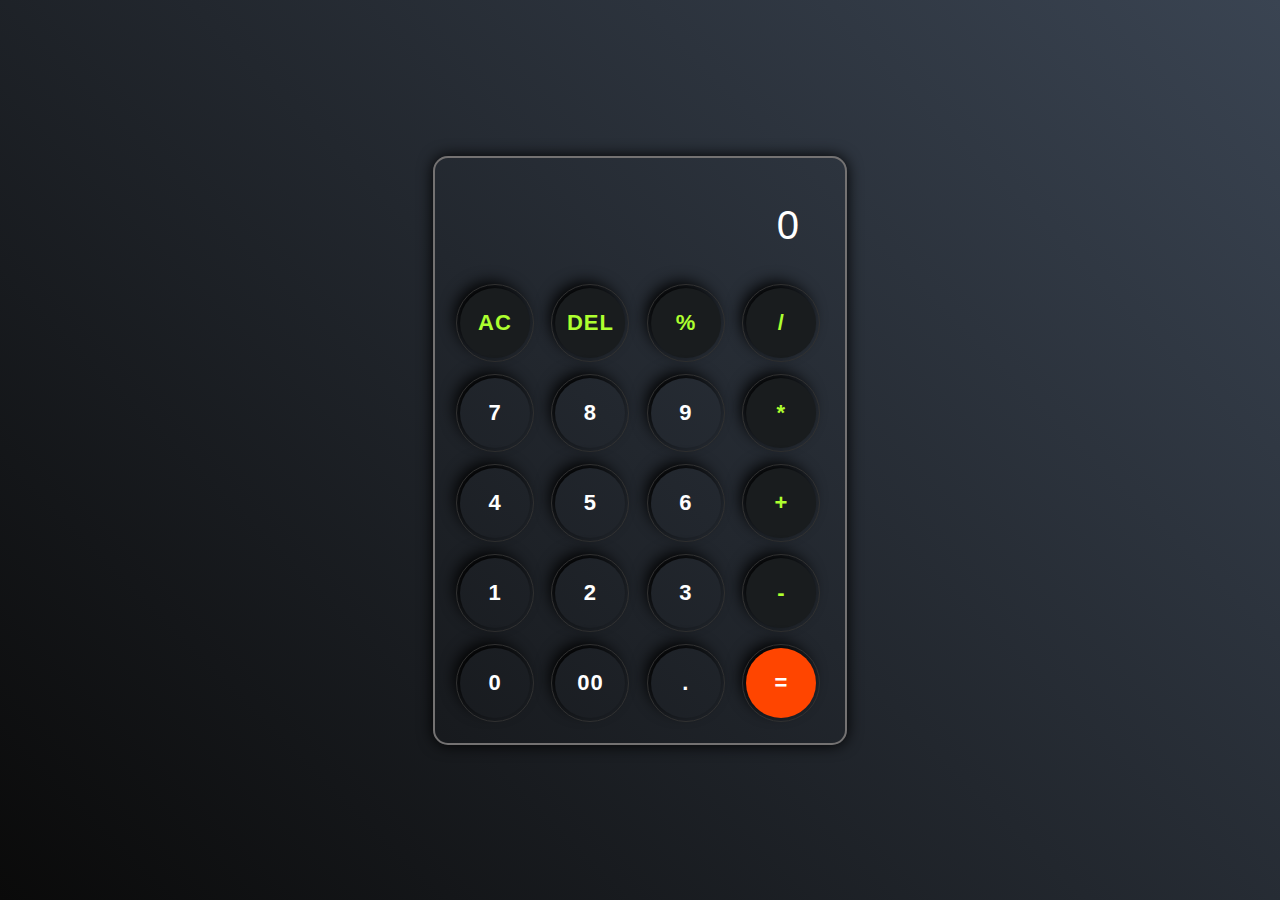
<file: Calculator/index.html>
<!DOCTYPE html>
<html lang="en">
<head>
    <meta charset="UTF-8">
    <meta name="viewport" content="width=device-width, initial-scale=1.0">
    <title>Calculator</title>
    <link rel="stylesheet" href="styles.css">
</head>
<body>
    <div class="calculator">
        <div class="display">
            <input type="text" id="inputBox" value="0">
        </div>
        <div class="row">
            <button type="button" class="opr">AC</button>
            <button type="button" class="opr">DEL</button>
            <button type="button" class="opr">%</button>
            <button type="button" class="opr">/</button>
        </div>
        <div class="row">
            <button type="button">7</button>
            <button type="button">8</button>
            <button type="button">9</button>
            <button type="button" class="opr">*</button>
        </div>
        <div class="row">
            <button type="button">4</button>
            <button type="button">5</button>
            <button type="button">6</button>
            <button type="button" class="opr">+</button>
        </div>
        <div class="row">
            <button type="button">1</button>
            <button type="button">2</button>
            <button type="button">3</button>
            <button type="button" class="opr">-</button>
        </div>
        <div class="row">
            <button type="button">0</button>
            <button type="button">00</button>
            <button type="button">.</button>
            <button type="button" id="equalBtn">=</button>
        </div>
       
    </div>
    <script src="index.js"></script>

</body>
</html>
</file>
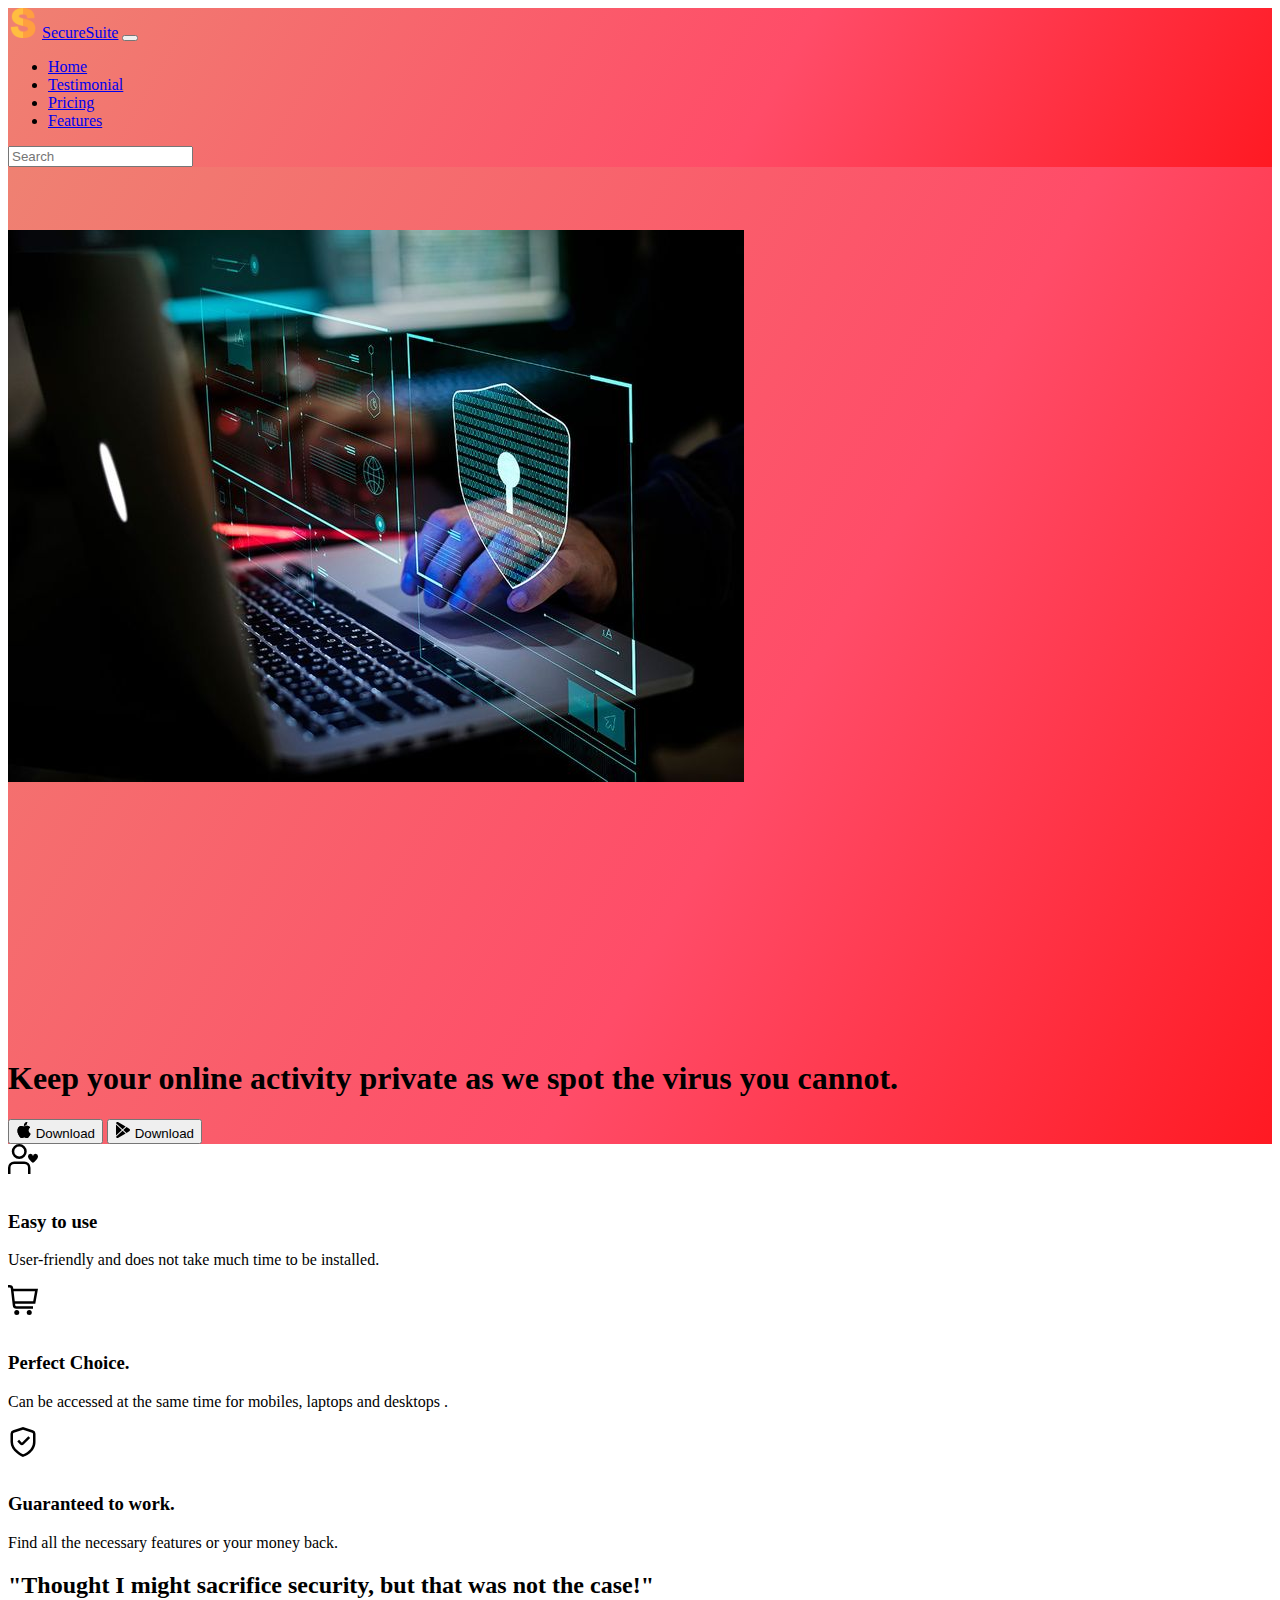
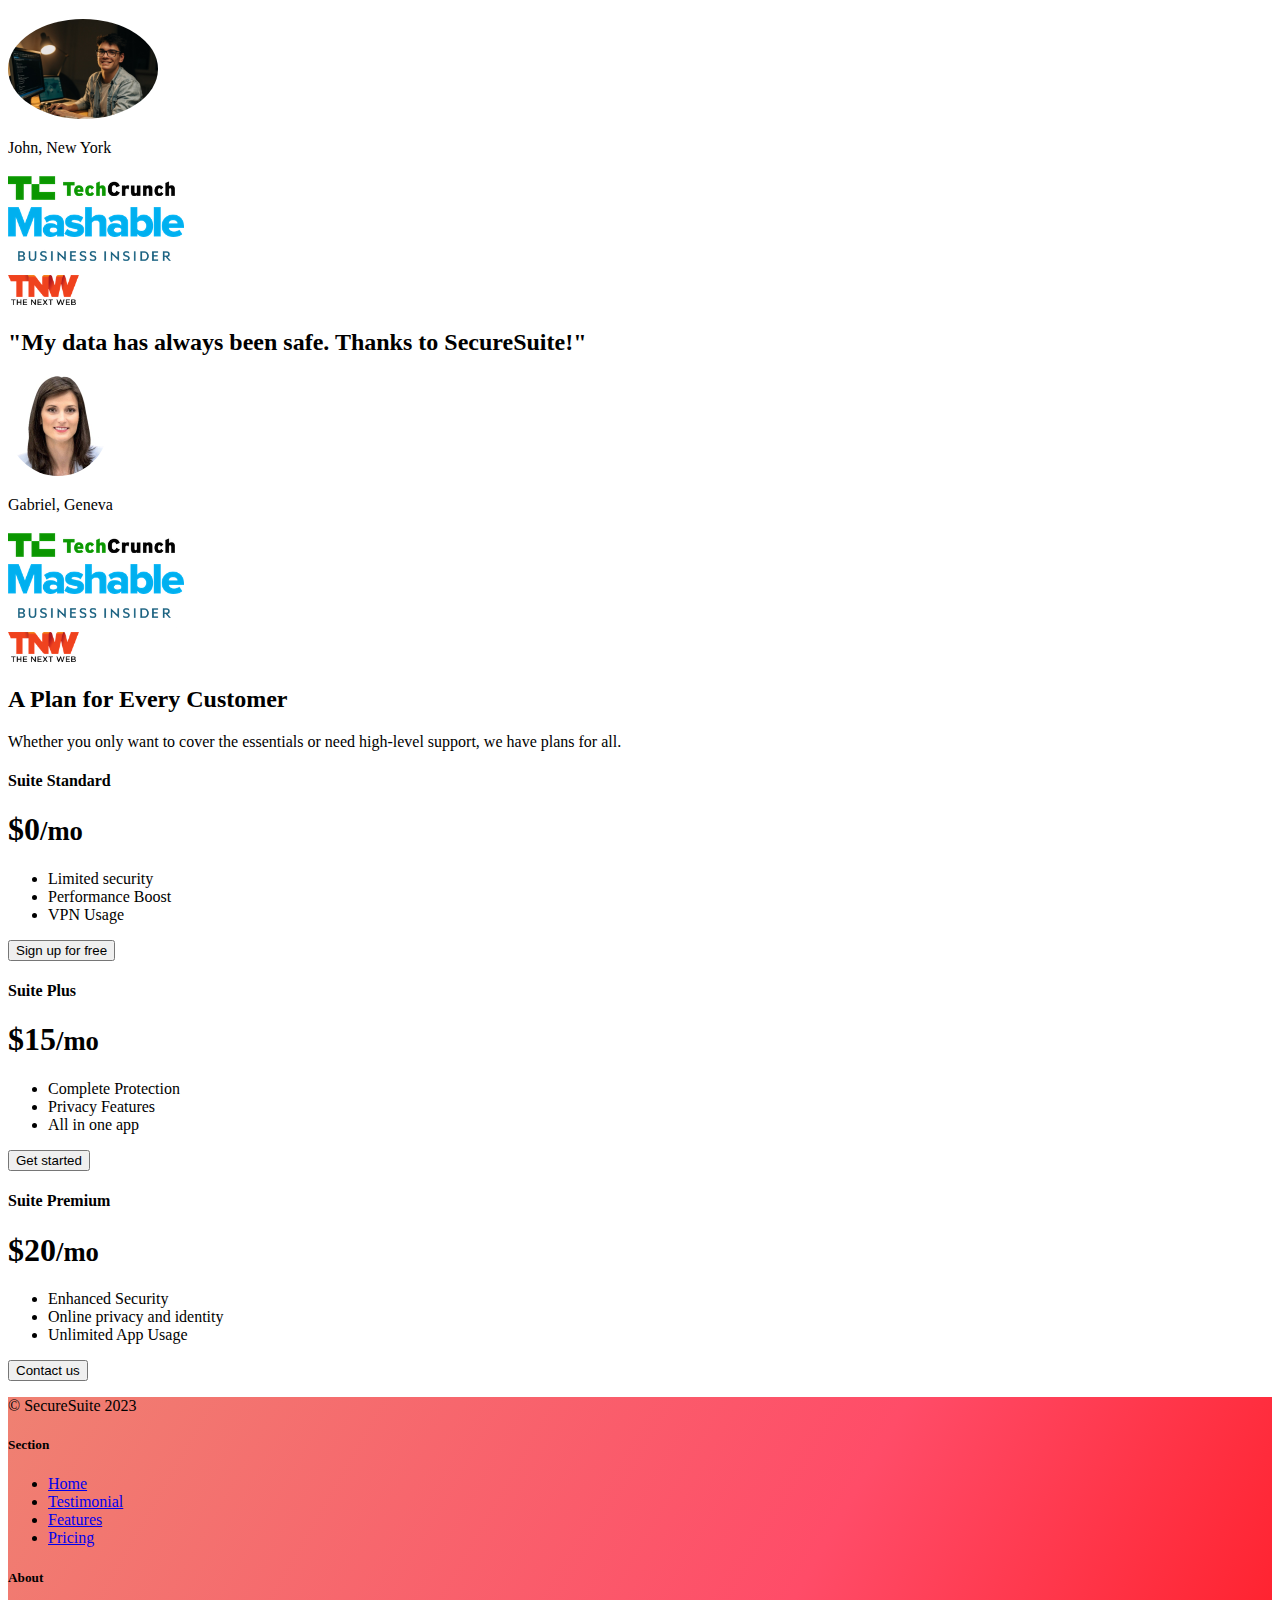
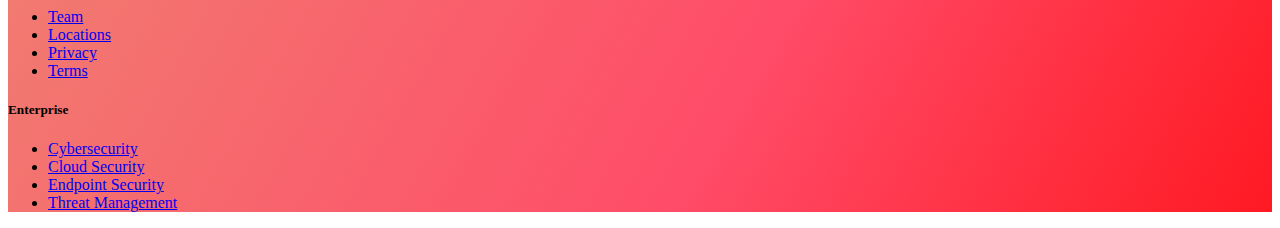
<file: Landing page/index.html>
<!DOCTYPE html>
<html lang="en">
<head>
    <meta charset="UTF-8">
    <meta name="viewport" content="width=device-width, initial-scale=1.0">
    <title>SecuritySuite</title>
    <link rel="icon" type="image/x-icon" href="images/s.png">
    <link href="https://cdn.jsdelivr.net/npm/bootstrap@5.3.2/dist/css/bootstrap.min.css" rel="stylesheet" integrity="sha384-T3c6CoIi6uLrA9TneNEoa7RxnatzjcDSCmG1MXxSR1GAsXEV/Dwwykc2MPK8M2HN" crossorigin="anonymous">
    <link href="styles.css" rel="stylesheet">
    <script src="https://cdn.jsdelivr.net/npm/bootstrap@5.3.2/dist/js/bootstrap.bundle.min.js" integrity="sha384-C6RzsynM9kWDrMNeT87bh95OGNyZPhcTNXj1NW7RuBCsyN/o0jlpcV8Qyq46cDfL" crossorigin="anonymous"></script>
</head>

<body>
  <nav class="navbar navbar-expand-lg bg-body-tertiary rounded gradient-background" aria-label="Eleventh navbar example">
    <div class="container-fluid">
      <img src="images/s.png" height="30" alt="logo">
      <a class="navbar-brand" href="#">SecureSuite</a>
      <button class="navbar-toggler" type="button" data-bs-toggle="collapse" data-bs-target="#navbarsExample09" aria-controls="navbarsExample09" aria-expanded="false" aria-label="Toggle navigation">
        <span class="navbar-toggler-icon"></span>
      </button>

      <div class="collapse navbar-collapse" id="navbarsExample09">
        <ul class="navbar-nav me-auto mb-2 mb-lg-0">
          <li class="nav-item">
            <a class="nav-link active" aria-current="page" href="#">Home</a>
          </li>
          <li class="nav-item">
            <a class="nav-link" href="#testimonial">Testimonial</a>
          </li>
          <li class="nav-item">
            <a class="nav-link" href="#pricing">Pricing</a>
          </li>
          <li class="nav-item">
            <a class="nav-link" href="#features">Features</a>
          </li>
        </ul>
        <form role="search">
          <input class="form-control" type="search" placeholder="Search" aria-label="Search">
        </form>
      </div>
    </div>
  </nav>

 <!-- Title -->

 <section id="title" class="gradient-background">
    <div class="container col-xxl-8 px-4 pt-5">
    <div class="row flex-lg-row-reverse align-items-center g-5 pt-5">
      <div class="col-10 col-sm-8 col-lg-6">
        <img src="./images/antivirus.jpeg" class="d-block mx-lg-auto img-fluid" alt="antivirus image" loading="lazy">
      </div>
      <div class="col-lg-6">
        <h1 class="display-5 fw-bold text-body-emphasis lh-1 mb-3">Keep your online activity private as we spot the virus you cannot.</h1>
      
        <div class="d-grid gap-2 d-md-flex justify-content-md-start">
          <button type="button" class="btn btn-light btn-lg px-4 me-md-2"><svg xmlns="http://www.w3.org/2000/svg" width="16" height="16" fill="currentColor"
            class="bi bi-apple mb-1" viewBox="0 0 16 16">
<path
              d="M11.182.008C11.148-.03 9.923.023 8.857 1.18c-1.066 1.156-.902 2.482-.878 2.516.024.034 1.52.087 2.475-1.258.955-1.345.762-2.391.728-2.43Zm3.314 11.733c-.048-.096-2.325-1.234-2.113-3.422.212-2.189 1.675-2.789 1.698-2.854.023-.065-.597-.79-1.254-1.157a3.692 3.692 0 0 0-1.563-.434c-.108-.003-.483-.095-1.254.116-.508.139-1.653.589-1.968.607-.316.018-1.256-.522-2.267-.665-.647-.125-1.333.131-1.824.328-.49.196-1.422.754-2.074 2.237-.652 1.482-.311 3.83-.067 4.56.244.729.625 1.924 1.273 2.796.576.984 1.34 1.667 1.659 1.899.319.232 1.219.386 1.843.067.502-.308 1.408-.485 1.766-.472.357.013 1.061.154 1.782.539.571.197 1.111.115 1.652-.105.541-.221 1.324-1.059 2.238-2.758.347-.79.505-1.217.473-1.282Z" />
<path
              d="M11.182.008C11.148-.03 9.923.023 8.857 1.18c-1.066 1.156-.902 2.482-.878 2.516.024.034 1.52.087 2.475-1.258.955-1.345.762-2.391.728-2.43Zm3.314 11.733c-.048-.096-2.325-1.234-2.113-3.422.212-2.189 1.675-2.789 1.698-2.854.023-.065-.597-.79-1.254-1.157a3.692 3.692 0 0 0-1.563-.434c-.108-.003-.483-.095-1.254.116-.508.139-1.653.589-1.968.607-.316.018-1.256-.522-2.267-.665-.647-.125-1.333.131-1.824.328-.49.196-1.422.754-2.074 2.237-.652 1.482-.311 3.83-.067 4.56.244.729.625 1.924 1.273 2.796.576.984 1.34 1.667 1.659 1.899.319.232 1.219.386 1.843.067.502-.308 1.408-.485 1.766-.472.357.013 1.061.154 1.782.539.571.197 1.111.115 1.652-.105.541-.221 1.324-1.059 2.238-2.758.347-.79.505-1.217.473-1.282Z" />
</svg> Download</button>
          <button type="button" class="btn btn-outline-light btn-lg px-4">
            <svg xmlns="http://www.w3.org/2000/svg" width="16" height="16" fill="currentColor"
                class="bi bi-google-play mb-1" viewBox="0 0 16 16">
<path
                  d="M14.222 9.374c1.037-.61 1.037-2.137 0-2.748L11.528 5.04 8.32 8l3.207 2.96 2.694-1.586Zm-3.595 2.116L7.583 8.68 1.03 14.73c.201 1.029 1.36 1.61 2.303 1.055l7.294-4.295ZM1 13.396V2.603L6.846 8 1 13.396ZM1.03 1.27l6.553 6.05 3.044-2.81L3.333.215C2.39-.341 1.231.24 1.03 1.27Z" />
</svg> Download</button>
        </div>
      </div>
    </div>
  </div>

  </section>
  <!-- Features -->
  <section id="features">
    <div class="container mt-5">
    <div class="container px-4 py-5" id="hanging-icons">
      <div class="row g-4 py-5 row-cols-1 row-cols-lg-3">
        <div class="col d-flex align-items-start">
          <div class="icon-square text-body-emphasis bg-body-secondary d-inline-flex align-items-center justify-content-center fs-4 flex-shrink-0 me-3">
             <!--<svg xmlns="http://www.w3.org/2000/svg" height="30" fill="currentColor" class="bi bi-check2-circle"
              viewBox="0 0 16 16">
              <path d="M2.5 8a5.5 5.5 0 0 1 8.25-4.764.5.5 0 0 0 .5-.866A6.5 6.5 0 1 0 14.5 8a.5.5 0 0 0-1 0 5.5 5.5 0 1 1-11 0z" />
              <path d="M15.354 3.354a.5.5 0 0 0-.708-.708L8 9.293 5.354 6.646a.5.5 0 1 0-.708.708l3 3a.5.5 0 0 0 .708 0l7-7z" />
             </svg>-->
             <img src="images/following.svg" height="30" alt="easy-to-use">

            
          </div>
          <div>
            <h3 class="fs-2 text-body-emphasis">Easy to use</h3>
            <p>User-friendly and does not take much time to be installed.</p>
          </div>
        </div>
        <div class="col d-flex align-items-start">
          <div class="icon-square text-body-emphasis bg-body-secondary d-inline-flex align-items-center justify-content-center fs-4 flex-shrink-0 me-3">
            <!-- <svg xmlns="http://www.w3.org/2000/svg" height="30" fill="currentColor" class="bi bi-mortarboard" viewBox="0 0 16 16">
              <path d="M8.211 2.047a.5.5 0 0 0-.422 0l-7.5 3.5a.5.5 0 0 0 .025.917l7.5 3a.5.5 0 0 0 .372 0L14 7.14V13a1 1 0 0 0-1 1v2h3v-2a1 1 0 0 0-1-1V6.739l.686-.275a.5.5 0 0 0 .025-.917l-7.5-3.5ZM8 8.46 1.758 5.965 8 3.052l6.242 2.913L8 8.46Z"/>
              <path d="M4.176 9.032a.5.5 0 0 0-.656.327l-.5 1.7a.5.5 0 0 0 .294.605l4.5 1.8a.5.5 0 0 0 .372 0l4.5-1.8a.5.5 0 0 0 .294-.605l-.5-1.7a.5.5 0 0 0-.656-.327L8 10.466 4.176 9.032Zm-.068 1.873.22-.748 3.496 1.311a.5.5 0 0 0 .352 0l3.496-1.311.22.748L8 12.46l-3.892-1.556Z"/>
              </svg> -->
              <img src="images/shopping-cart.svg" height="30" alt="Perfect-choice">
          </div>
          <div>
            <h3 class="fs-2 text-body-emphasis">Perfect Choice.</h3>
            <p>Can be accessed at the same time for mobiles, laptops and desktops .</p>
          </div>
        </div>
        <div class="col d-flex align-items-start">
          <div class="icon-square text-body-emphasis bg-body-secondary d-inline-flex align-items-center justify-content-center fs-4 flex-shrink-0 me-3">
            <!--<svg xmlns="http://www.w3.org/2000/svg" height="30" fill="currentColor" class="bi bi-arrow-through-heart"
              viewBox="0 0 16 16">
<path fill-rule="evenodd"
                d="M2.854 15.854A.5.5 0 0 1 2 15.5V14H.5a.5.5 0 0 1-.354-.854l1.5-1.5A.5.5 0 0 1 2 11.5h1.793l.53-.53c-.771-.802-1.328-1.58-1.704-2.32-.798-1.575-.775-2.996-.213-4.092C3.426 2.565 6.18 1.809 8 3.233c1.25-.98 2.944-.928 4.212-.152L13.292 2 12.147.854A.5.5 0 0 1 12.5 0h3a.5.5 0 0 1 .5.5v3a.5.5 0 0 1-.854.354L14 2.707l-1.006 1.006c.236.248.44.531.6.845.562 1.096.585 2.517-.213 4.092-.793 1.563-2.395 3.288-5.105 5.08L8 13.912l-.276-.182a21.86 21.86 0 0 1-2.685-2.062l-.539.54V14a.5.5 0 0 1-.146.354l-1.5 1.5Zm2.893-4.894A20.419 20.419 0 0 0 8 12.71c2.456-1.666 3.827-3.207 4.489-4.512.679-1.34.607-2.42.215-3.185-.817-1.595-3.087-2.054-4.346-.761L8 4.62l-.358-.368c-1.259-1.293-3.53-.834-4.346.761-.392.766-.464 1.845.215 3.185.323.636.815 1.33 1.519 2.065l1.866-1.867a.5.5 0 1 1 .708.708L5.747 10.96Z" />
</svg> -->
<img src="images/shield-check.svg" height="30" alt="Guaranteed">
          </div>
          <div>
            <h3 class="fs-2 text-body-emphasis">Guaranteed to work.</h3>
            <p>Find all the necessary features or your money back.</p>
          </div>
        </div>
      </div>
    </div>
  </div>
  </section>

  <!-- Testimonial -->
  <section id="testimonial" >
    <div class="my-5">
      <div class="p-5 text-center bg-body-tertiary">
        <div class="container py-5">
          <h2 class="text-body-emphasis">"Thought I might sacrifice security, but that was not the case!"</h2>
          <img class="profile-img mt-5" src="./images/John.jpg" alt="John" >
          <p class="col-lg-8 mx-auto lead mt-2">
            John, New York
          </p>
        </div>

        <div class="container">
          <div class="row">
            <div class="col-lg-3 col-sm-12">
              <img src="./images/techcrunch.png" alt="techcrunch-img" height="30">
            </div>
            <div class="col-lg-3 col-sm-12">
              <img src="./images/mashable.png" alt="mashable" height="30">
            </div>
            <div class="col-lg-3 col-sm-12">
              <img src="./images/bizinsider.png " alt="bizinsider" height="30">
            </div>
            <div class="col-lg-3 col-sm-12">
              <img src="./images/tnw.png" alt="tnw-img" height="30">
            </div>
          </div>
        </div>

        <div class="my-5">
          <div class="p-5 text-center bg-body-tertiary">
            <div class="container py-5">
              <h2 class="text-body-emphasis">"My data has always been safe. Thanks to SecureSuite!"</h2>
              <img class="profile-img mt-5" src="./images/Gabriel.jpg"  alt="Gabriel" >
              <p class="col-lg-8 mx-auto lead mt-2">
                Gabriel, Geneva
              </p>
            </div>

        <div class="container">
          <div class="row">
            <div class="col-lg-3 col-sm-12">
              <img src="./images/techcrunch.png" alt="techcrunch-img" height="30">
            </div>
            <div class="col-lg-3 col-sm-12">
              <img src="./images/mashable.png" alt="mashable" height="30">
            </div>
            <div class="col-lg-3 col-sm-12">
              <img src="./images/bizinsider.png " alt="bizinsider" height="30">
            </div>
            <div class="col-lg-3 col-sm-12">
              <img src="./images/tnw.png" alt="tnw-img" height="30">
            </div>
          </div>
        </div>
        </div>
      </div> 
     
  </section>
  <!-- Pricing -->
  <section id="pricing">
    <div class="container">
        <div class="pricing-header p-3 pb-md-4 mx-auto text-center">
          <h2 class="display-4 fw-normal text-body-emphasis">A Plan for Every Customer</h2>
          <p class="fs-5 text-body-secondary">Whether you only want to cover the essentials or need high-level support, we have plans for all.</p>
        </div>
      </header>
    <div class="row row-cols-1 row-cols-md-3 mb-3 text-center">
      <div class="col">
        <div class="card mb-4 rounded-3 shadow-sm">
          <div class="card-header py-3">
            <h4 class="my-0 fw-normal">Suite Standard</h4>
          </div>
          <div class="card-body">
            <h1 class="card-title pricing-card-title">$0<small class="text-body-secondary fw-light">/mo</small></h1>
            <ul class="list-unstyled mt-3 mb-4">
              <li>Limited security</li>
              <li>Performance Boost</li>
              <li>VPN Usage</li>
            </ul>
            <button type="button" class="w-100 btn btn-lg btn-outline-dark">Sign up for free</button>
          </div>
        </div>
      </div>
      <div class="col">
        <div class="card mb-4 rounded-3 shadow-sm">
          <div class="card-header py-3">
            <h4 class="my-0 fw-normal">Suite Plus</h4>
          </div>
          <div class="card-body">
            <h1 class="card-title pricing-card-title">$15<small class="text-body-secondary fw-light">/mo</small></h1>
            <ul class="list-unstyled mt-3 mb-4">
              <li>Complete Protection</li>
              <li>Privacy Features</li>
              <li>All in one app</li>
            </ul>
            <button type="button" class="w-100 btn btn-lg btn-dark">Get started</button>
          </div>
        </div>
      </div>
      <div class="col">
        <div class="card mb-4 rounded-3 shadow-sm border-dark">
          <div class="card-header py-3 text-bg-dark border-dark">
            <h4 class="my-0 fw-normal">Suite Premium</h4>
          </div>
          <div class="card-body">
            <h1 class="card-title pricing-card-title">$20<small class="text-body-secondary fw-light">/mo</small></h1>
            <ul class="list-unstyled mt-3 mb-4">
              <li>Enhanced Security</li>
              <li>Online privacy and identity</li>
              <li>Unlimited App Usage</li>
            </ul>
            <button type="button" class="w-100 btn btn-lg btn-dark">Contact us</button>
          </div>
        </div>
      </div>
    </div>
  </div>
  </section>

  <!-- Footer -->
  <section id="footer" class="gradient-background">
    <div class="container">
      <footer class="row row-cols-1 row-cols-sm-2 row-cols-md-5 py-5 mt-5 ">
        <div class="col mb-3">
          <p class="text-body-secondary">© SecureSuite 2023</p>
        </div>
    
        <div class="col mb-3">
    
        </div>
    
        <div class="col mb-3">
          <h5>Section</h5>
          <ul class="nav flex-column">
            <li class="nav-item mb-2"><a href="#title" class="nav-link p-0 text-body-secondary">Home</a></li>
            <li class="nav-item mb-2"><a href="#testimonial" class="nav-link p-0 text-body-secondary">Testimonial</a></li>
            <li class="nav-item mb-2"><a href="#features" class="nav-link p-0 text-body-secondary">Features</a></li>
            <li class="nav-item mb-2"><a href="#pricing" class="nav-link p-0 text-body-secondary">Pricing</a></li>
          </ul>
        </div>
    
        <div class="col mb-3">
          <h5>About</h5>
          <ul class="nav flex-column">
            <li class="nav-item mb-2"><a href="#" class="nav-link p-0 text-body-secondary">Team</a></li>
            <li class="nav-item mb-2"><a href="#" class="nav-link p-0 text-body-secondary">Locations</a></li>
            <li class="nav-item mb-2"><a href="#" class="nav-link p-0 text-body-secondary">Privacy</a></li>
            <li class="nav-item mb-2"><a href="#" class="nav-link p-0 text-body-secondary">Terms</a></li>
          </ul>
        </div>

        <div class="col mb-3">
          <h5>Enterprise</h5>
          <ul class="nav flex-column">
            <li class="nav-item mb-2"><a href="#" class="nav-link p-0 text-body-secondary">Cybersecurity</a></li>
            <li class="nav-item mb-2"><a href="#" class="nav-link p-0 text-body-secondary">Cloud Security</a></li>
            <li class="nav-item mb-2"><a href="#" class="nav-link p-0 text-body-secondary">Endpoint Security</a></li>
            <li class="nav-item mb-2"><a href="#" class="nav-link p-0 text-body-secondary">Threat Management</a></li>
          </ul>
        </div>
      </footer>
    </div>
  </section>
</body>
</html>
</file>
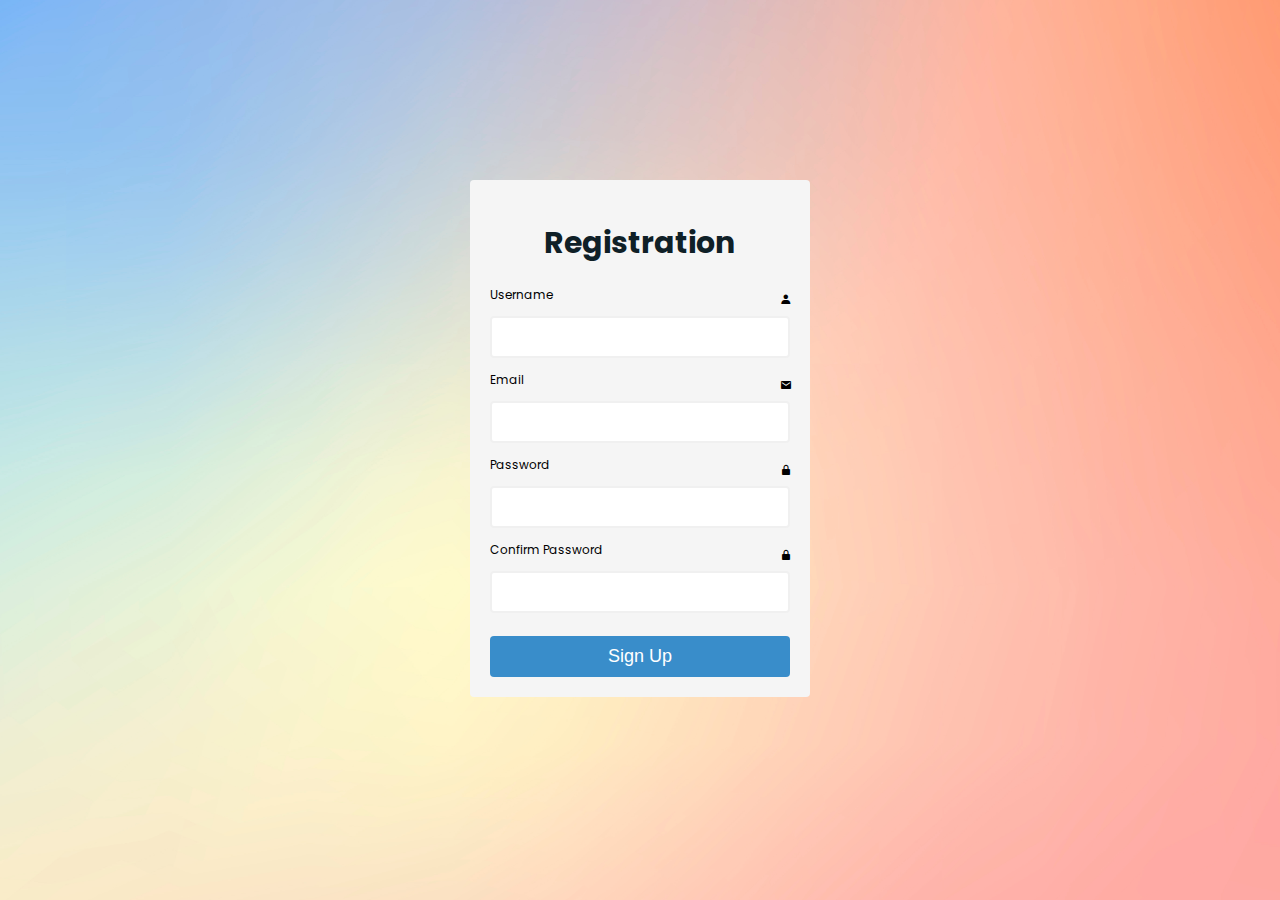
<file: Registration Form/index.html>
<html lang="en">
<head>
    <meta charset="UTF-8">
    <meta http-equiv="X-UA-Compatible" content="IE=edge">
    <meta name="viewport" content="width=device-width, initial-scale=1.0">
    <title>Registration Form</title>
    <link rel="preconnect" href="https://fonts.googleapis.com">
    <link rel="preconnect" href="https://fonts.gstatic.com" crossorigin>
    <link href="https://fonts.googleapis.com/css2?family=Poppins:wght@400;700&display=swap" rel="stylesheet">
    <link rel="stylesheet" href="styles.css">
    <link href='https://unpkg.com/boxicons@2.1.4/css/boxicons.min.css' rel='stylesheet'>
    <script defer src="index.js"></script>
</head>
<body>
    <div class="container">
        <form id="form" action="/">
            <h1>Registration</h1>
            <div class="input-control">
                <label for="username">Username</label>
                <i class='bx bxs-user'></i>
                <input id="username" name="username" type="text" >
                <div class="error"></div>
            </div>
            <div class="input-control">
                <label for="email">Email</label>
                <i class='bx bxs-envelope' ></i>
                <input id="email" name="email" type="text">
                <div class="error"></div>
            </div>
            <div class="input-control">
                <label for="password">Password</label>
                <i class='bx bxs-lock-alt' ></i>
                <input id="password"name="password" type="password">
                <div class="error"></div>
            </div>
            <div class="input-control">
                <label for="password2">Confirm Password</label>
                <i class='bx bxs-lock-alt' ></i>
                <input id="password2"name="password2" type="password">
                <div class="error"></div>
            </div>
            <button type="submit">Sign Up</button>
        </form>
    </div>
</body>
</html>
</file>
<file: Calculator/styles.css>
*{
    margin: 0;
    padding: 0;
    box-sizing: border-box;
    font-family: Arial, Helvetica, sans-serif;
    letter-spacing: 1px;
}

body{
    min-height: 100vh;
    max-width: 100%;
    display: flex;
    justify-content: center;
    align-items: center;
    /* display: grid;
    place-items: center; */
    background: linear-gradient(45deg, #0a0a0a, #3a4452);
}

.calculator{
    padding: 15px;
    box-shadow: 0 0 15px #000;
    border: 2px solid rgb(116,114,114);
    border-radius: 15px;
}

.display input{
    width: 360px;
    border: none;
    outline: none;
    padding: 20px;
    margin: 10px;
    background: transparent;
    color: #fff;
    font-size: 40px;
    text-align: right;
    cursor: pointer;
}

input::placeholder{
    color: #fff;
}

button{
    width: 70px;
    height: 70px;
    margin: 10px;
    background: transparent;
    color: #fff;
    font-size: 22px;
    font-weight: 600;
    border: 0;
    border-radius: 50%;
    box-shadow: -5px -6px 15px #000;
    outline: 1px solid #313131;
    outline-offset: 3px;
    cursor: pointer;
}

button:active{
    background: #000;
    transform: translate(2px, 2px);
}

.opr{
    color: greenyellow;
    background: #191c1e;
    font-weight: 700;
}

#equalBtn{
    background: orangered;
    font-weight: 900;
}
</file>
<file: Landing page/styles.css>
.gradient-background {
    background: linear-gradient(300deg, rgb(84, 193, 59),red, #ff4c68, #ef8172);
    background-size: 180% 180%;
    animation: gradient-animation 18s ease infinite;
  }
  
  @keyframes gradient-animation {
    0% {
      background-position: 0% 50%;
    }
    50% {
      background-position: 100% 50%;
    }
    100% {
      background-position: 0% 50%;
    }
  }
  
  .icon-square {
    width: 3rem;
    height: 3rem;
    border-radius: 0.75rem;
  }

  .d-block{
    padding-top: 5%;
    padding-bottom: 20%;
    position: relative;
    
  }

  .mx-lg-auto{
    margin-left: 0%;
}

.profile-img{
  height: 100px;
  border-radius: 50%;
}
</file>
<file: Registration Form/styles.css>
body {
    background: url("images/background-img.jpg");
    background-position: center;
    background-size: cover;
    font-family: 'Poppins', sans-serif;
}

#form {
    width: 300px;
    margin: 20vh auto 0 auto;
    padding: 20px;
    background-color: whitesmoke;
    border-radius: 4px;
    font-size: 12px;
}

#form h1 {
    color: #0f2027;
    text-align: center;
    font-size: 30px;
}

i{
    position: relative;
    bottom:10px;
    left:290px;
}

#form button {
    padding: 10px;
    margin-top: 10px;
    width: 100%;
    color: white;
    background-color:rgba(18, 119, 192, 0.83);
    border: none;
    border-radius: 4px;
    font-size: 18px;
}

#form button:hover{
    background-color: rgb(41, 57, 194);
}

.input-control {
    display: flex;
    flex-direction: column;
}

.input-control input {
    border: 2px solid #f0f0f0;
	border-radius: 4px;
	display: block;
	font-size: 16px;
	padding: 10px;
	width: 100%;
}

.input-control input:focus {
    outline: 0;
}

.input-control.success input {
    border-color: #09c372;
}

.input-control.error input {
    border-color: #ff3860;
}

.input-control .error {
    color: #ff3860;
    font-size: 9px;
    height: 13px;
}
</file>
